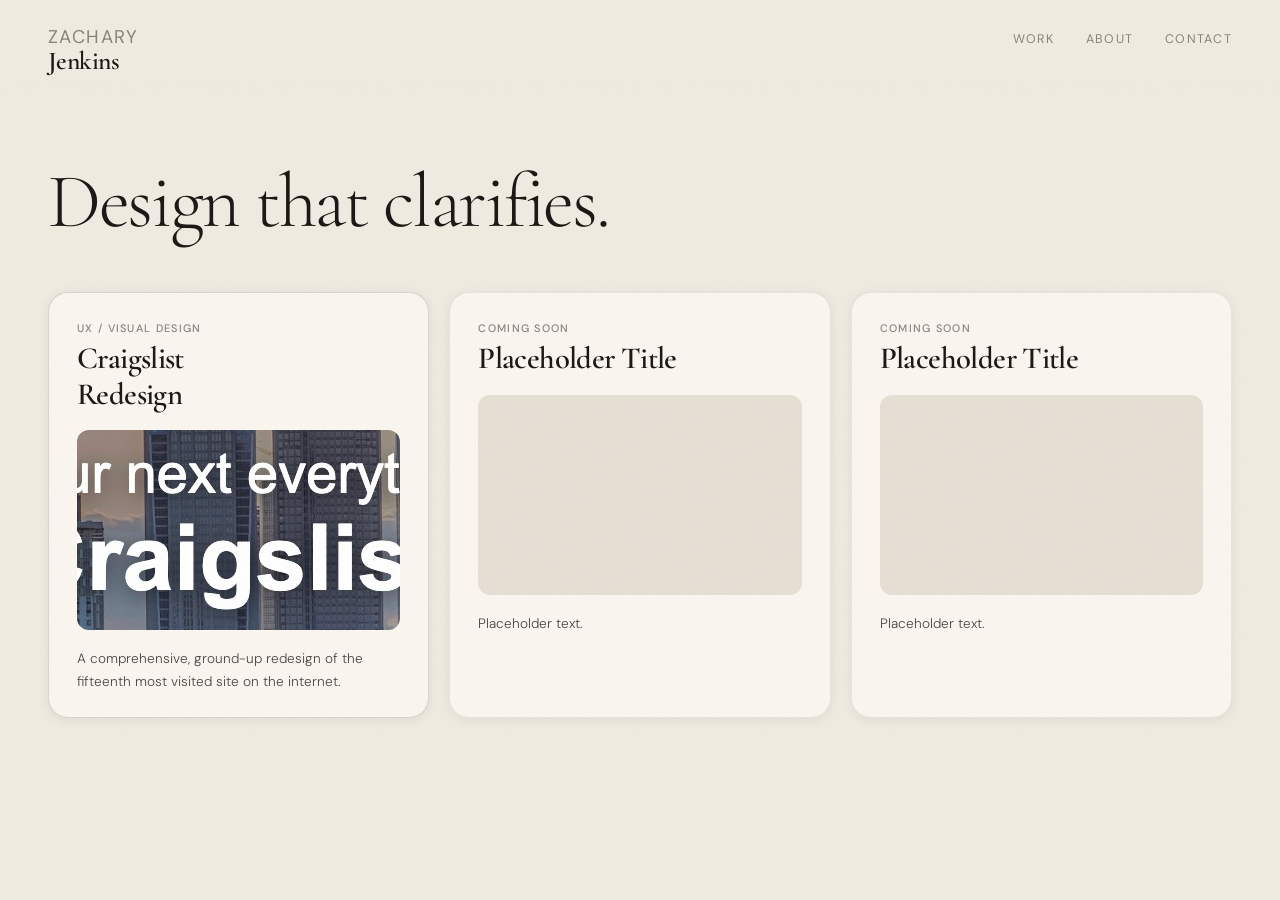
<file: index.html>
<!DOCTYPE html>
<html lang="en">
<head>
  <meta charset="UTF-8" />
  <meta name="viewport" content="width=device-width, initial-scale=1.0" />
  <title>Zachary Jenkins — Portfolio</title>
  <link rel="stylesheet" href="styles.css" />
  <link rel="preconnect" href="https://fonts.googleapis.com" />
  <link rel="preconnect" href="https://fonts.gstatic.com" crossorigin />
  <link href="https://fonts.googleapis.com/css2?family=Cormorant+Garamond:ital,wght@0,300;0,400;0,500;0,600;1,300;1,400;1,600&family=DM+Sans:opsz,wght@9..40,300;9..40,400;9..500&display=swap" rel="stylesheet" />
</head>
<body>

  <!-- Background grain overlay -->
  <div class="grain"></div>

  <!-- Header -->
  <header class="header">
    <div class="header-name">
 
      <span class="name-first">Zachary</span>
      <span class="name-last">Jenkins</span>

    </div>
    <nav class="header-nav">
      <a href="#">Work</a>
      <a href="404.html">About</a>
      <a href="404.html">Contact</a>
    </nav>
  </header>

  <!-- Hero tagline -->
  <section class="hero">
    <p class="hero-tagline">Design that clarifies.</p>
  </section>

  <!-- Cards -->
  <main class="cards-container">

    <article class="card card--featured" data-index="0"
      data-title="Craigslist Redesign"
      data-tag="UX / Visual Design"
      data-preview="Ground-up redesign of Craigslist."
      data-description="A comprehensive, ground-up redesign of the fifteenth most visited site on the internet. Conducted over fourteen weeks. See the journey week by week, tweak by tweak."
      data-link="project-craigslist.html"
      data-image="images/hero.jpg">
      <div class="card-inner">
        <div class="card-header">
          <span class="card-tag">UX / Visual Design</span>
          <h2 class="card-title">Craigslist<br>Redesign</h2>
        </div>
        <div class="card-preview-image">
          <img src="images/small.jpg">
        </div>
        <p class="card-preview-text">A comprehensive, ground-up redesign of the fifteenth most visited site on the internet.</p>
      </div>
    </article>

    <article class="card" data-index="1"
      data-title="Placeholder"
      data-tag="Coming Soon"
      data-preview="Placeholder Title"
      data-description="Placeholder text."
      data-link="404.html">
      <div class="card-inner">
        <div class="card-header">
          <span class="card-tag">Coming Soon</span>
          <h2 class="card-title">Placeholder Title</h2>
        </div>
        <div class="card-preview-image">
          <div class="placeholder-graphic pg-1">
          </div>
        </div>
        <p class="card-preview-text">Placeholder text.</p>
      </div>
    </article>

    <article class="card" data-index="2"
      data-title="Placeholder"
      data-tag="Coming Soon"
      data-preview="Placeholder Title"
      data-description="Placeholder text."
      data-link="404.html">
      <div class="card-inner">
        <div class="card-header">
          <span class="card-tag">Coming Soon</span>
          <h2 class="card-title">Placeholder Title</h2>
        </div>
        <div class="card-preview-image">
          <div class="placeholder-graphic pg-3">
          </div>
        </div>
        <p class="card-preview-text">Placeholder text.</p>
      </div>
    </article>

  <!-- Expanded Card Overlay -->
  <div class="overlay" id="overlay" aria-hidden="true">
    <div class="overlay-card" id="overlayCard">
      <button class="overlay-close" id="overlayClose" aria-label="Close">
        <svg width="18" height="18" viewBox="0 0 18 18" fill="none">
          <line x1="1" y1="1" x2="17" y2="17" stroke="currentColor" stroke-width="1.5" stroke-linecap="round"/>
          <line x1="17" y1="1" x2="1" y2="17" stroke="currentColor" stroke-width="1.5" stroke-linecap="round"/>
        </svg>
      </button>
      <div class="overlay-content">
        <span class="overlay-tag" id="overlayTag"></span>
        <h2 class="overlay-title" id="overlayTitle"></h2>
        <div class="overlay-image-area" id="overlayImage"></div>
        <p class="overlay-description" id="overlayDescription"></p>
        <a class="overlay-btn" id="overlayBtn" href="#">View Project →</a>
      </div>
    </div>
  </div>

  <script src="script.js"></script>
</body>
</html>
</file>
<file: styles.css>
/* ============================================================
   CSS VARIABLES & RESET
   ============================================================ */
:root {
  --cream:      #f0ebe1;
  --cream-card: #faf6ef;
  --cream-dark: #e6dfd4;
  --ink:        #1a1714;
  --ink-mid:    #4a4540;
  --ink-soft:   #8a837a;
  --accent:     #2a2520;
  --shadow-sm:  0 2px 12px rgba(30,20,10,0.07);
  --shadow-md:  0 8px 36px rgba(30,20,10,0.12);
  --shadow-lg:  0 24px 72px rgba(30,20,10,0.18);
  --radius:     20px;
  --font-serif: 'Cormorant Garamond', Georgia, serif;
  --font-sans:  'DM Sans', system-ui, sans-serif;
  --transition: 0.22s cubic-bezier(0.4, 0, 0.2, 1);
}

*, *::before, *::after { box-sizing: border-box; margin: 0; padding: 0; }

html { font-size: 16px; scroll-behavior: smooth; }

body {
  background-color: var(--cream);
  color: var(--ink);
  font-family: var(--font-sans);
  font-weight: 300;
  min-height: 100vh;
  overflow-x: hidden;
}

/* ============================================================
   GRAIN TEXTURE OVERLAY
   ============================================================ */
.grain {
  pointer-events: none;
  position: fixed;
  inset: -50%;
  width: 200%;
  height: 200%;
  opacity: 0.032;
  background-image: url("data:image/svg+xml,%3Csvg viewBox='0 0 256 256' xmlns='http://www.w3.org/2000/svg'%3E%3Cfilter id='noise'%3E%3CfeTurbulence type='fractalNoise' baseFrequency='0.9' numOctaves='4' stitchTiles='stitch'/%3E%3C/filter%3E%3Crect width='100%25' height='100%25' filter='url(%23noise)'/%3E%3C/svg%3E");
  background-repeat: repeat;
  background-size: 128px 128px;
  z-index: 1000;
  animation: grain-drift 8s steps(1) infinite;
}

@keyframes grain-drift {
  0%   { transform: translate(0,   0); }
  10%  { transform: translate(-2%, -3%); }
  20%  { transform: translate(3%,  2%); }
  30%  { transform: translate(-1%,  4%); }
  40%  { transform: translate(4%, -1%); }
  50%  { transform: translate(-3%,  3%); }
  60%  { transform: translate(2%, -4%); }
  70%  { transform: translate(-4%,  1%); }
  80%  { transform: translate(3%,  4%); }
  90%  { transform: translate(-2%, -2%); }
  100% { transform: translate(0,   0); }
}

/* ============================================================
   HEADER
   ============================================================ */
.header {
  position: fixed;
  top: 0;
  left: 0;
  right: 0;
  z-index: 100;
  display: flex;
  align-items: baseline;
  justify-content: space-between;
  padding: 28px 48px 20px;
  background: linear-gradient(to bottom, var(--cream) 60%, transparent);
}

.header-name {
  font-family: var(--font-serif);
  font-weight: 600;
  font-size: clamp(1.4rem, 2vw, 1.8rem);
  letter-spacing: -0.02em;
  line-height: 1;
  color: var(--ink);
}

.name-first {
  display: block;
  font-size: 0.72em;
  font-weight: 400;
  letter-spacing: 0.08em;
  text-transform: uppercase;
  font-family: var(--font-sans);
  color: var(--ink-soft);
  margin-bottom: 2px;
}

.header-nav {
  display: flex;
  gap: 32px;
}

.header-nav a {
  font-family: var(--font-sans);
  font-size: 0.78rem;
  font-weight: 400;
  letter-spacing: 0.1em;
  text-transform: uppercase;
  text-decoration: none;
  color: var(--ink-soft);
  transition: color var(--transition);
}

.header-nav a:hover { color: var(--ink); }

/* ============================================================
   HERO TAGLINE
   ============================================================ */
.hero {
  padding: 160px 48px 48px;
  max-width: 900px;
}

.hero-tagline {
  font-family: var(--font-serif);
  font-size: clamp(3rem, 6vw, 5.5rem);
  font-weight: 300;
  line-height: 1.1;
  letter-spacing: -0.03em;
  color: var(--ink);
}

.hero-tagline em {
  font-style: italic;
  font-weight: 300;
  color: var(--ink-mid);
}

/* ============================================================
   CARDS CONTAINER
   ============================================================ */
.cards-container {
  display: grid;
  grid-template-columns: repeat(3, 1fr);
  gap: 20px;
  padding: 0 48px 120px;
  max-width: 1400px;
  margin: 0 auto;
}

/* ============================================================
   CARDS
   ============================================================ */
.card {
  background: var(--cream-card);
  border: 1px solid rgba(30, 20, 10, 0.08);
  border-radius: var(--radius);
  box-shadow: var(--shadow-sm);
  cursor: pointer;
  overflow: hidden;
  position: relative;
  transform: translateY(70px);
  opacity: 0;
  transition:
    transform 0.32s cubic-bezier(0.34, 1.4, 0.64, 1),
    box-shadow var(--transition),
    opacity 0.2s ease;
}

.card.card--visible {
  transform: translateY(0);
  opacity: 1;
}

.card:hover {
  transform: translateY(-6px) scale(1.018);
  box-shadow: var(--shadow-md);
}

.card--featured {
  border-color: rgba(30, 20, 10, 0.14);
}

.card-inner {
  padding: 28px 28px 24px;
  display: flex;
  flex-direction: column;
  gap: 18px;
  height: 100%;
}

.card-header {
  display: flex;
  flex-direction: column;
  gap: 6px;
}

.card-tag {
  font-family: var(--font-sans);
  font-size: 0.68rem;
  font-weight: 500;
  letter-spacing: 0.12em;
  text-transform: uppercase;
  color: var(--ink-soft);
}

.card-title {
  font-family: var(--font-serif);
  font-size: clamp(1.6rem, 2.4vw, 2.1rem);
  font-weight: 600;
  line-height: 1.15;
  letter-spacing: -0.02em;
  color: var(--ink);
}

/* ============================================================
   CARD PREVIEW IMAGES (PLACEHOLDER GRAPHICS)
   ============================================================ */
.card-preview-image {
  background: var(--cream-dark);
  border-radius: 12px;
  height: 200px;
  display: flex;
  align-items: center;
  justify-content: center;
  overflow: hidden;
  flex-shrink: 0;
}

/* PG-1: Circle + lines */
.pg-1 {
  display: flex;
  flex-direction: column;
  align-items: center;
  gap: 12px;
}

.pg-1 .pg-circle {
  width: 56px;
  height: 56px;
  border: 2px solid rgba(30,20,10,0.18);
  border-radius: 50%;
}

.pg-1 .pg-line {
  width: 80px;
  height: 1.5px;
  background: rgba(30,20,10,0.15);
  border-radius: 2px;
}

.pg-1 .pg-line.short {
  width: 48px;
}

/* PG-2: Bar chart */
.pg-2 {
  display: flex;
  align-items: flex-end;
  gap: 8px;
  padding: 24px;
}

.pg-bar {
  width: 22px;
  background: rgba(30,20,10,0.14);
  border-radius: 4px 4px 0 0;
}
.pg-bar.tall   { height: 90px; }
.pg-bar.medium { height: 60px; }
.pg-bar.short  { height: 36px; }

/* PG-3: Big letter */
.pg-3 {
  user-select: none;
}

.pg-letter {
  font-family: var(--font-serif);
  font-size: 5rem;
  font-weight: 600;
  color: rgba(30,20,10,0.12);
  letter-spacing: -0.04em;
  line-height: 1;
}

/* ============================================================
   CARD PREVIEW TEXT
   ============================================================ */
.card-preview-text {
  font-family: var(--font-sans);
  font-size: 0.85rem;
  font-weight: 300;
  line-height: 1.65;
  color: var(--ink-mid);
}

/* ============================================================
   OVERLAY
   ============================================================ */
.overlay {
  position: fixed;
  inset: 0;
  z-index: 500;
  display: flex;
  align-items: center;
  justify-content: center;
  padding: 32px;
  background: rgba(240, 235, 225, 0.5);
  backdrop-filter: blur(12px);
  -webkit-backdrop-filter: blur(12px);
  opacity: 0;
  pointer-events: none;
  transition: opacity 0.28s ease;
}

.overlay.overlay--open {
  opacity: 1;
  pointer-events: all;
}

.overlay-card {
  position: relative;
  background: var(--cream-card);
  border: 1px solid rgba(30,20,10,0.1);
  border-radius: 24px;
  box-shadow: var(--shadow-lg);
  max-width: 560px;
  width: 100%;
  padding: 52px 48px 44px;
  transform: translateY(28px) scale(0.97);
  transition: transform 0.32s cubic-bezier(0.34, 1.3, 0.64, 1);
}

.overlay--open .overlay-card {
  transform: translateY(0) scale(1);
}

.overlay-close {
  position: absolute;
  top: 20px;
  right: 20px;
  width: 36px;
  height: 36px;
  border: 1px solid rgba(30,20,10,0.12);
  border-radius: 50%;
  background: transparent;
  display: flex;
  align-items: center;
  justify-content: center;
  cursor: pointer;
  color: var(--ink-soft);
  transition: background var(--transition), color var(--transition);
}

.overlay-close:hover {
  background: var(--cream-dark);
  color: var(--ink);
}

.overlay-content {
  display: flex;
  flex-direction: column;
  gap: 16px;
}

.overlay-tag {
  font-family: var(--font-sans);
  font-size: 0.68rem;
  font-weight: 500;
  letter-spacing: 0.12em;
  text-transform: uppercase;
  color: var(--ink-soft);
}

.overlay-title {
  font-family: var(--font-serif);
  font-size: clamp(2rem, 4vw, 3rem);
  font-weight: 600;
  line-height: 1.1;
  letter-spacing: -0.02em;
  color: var(--ink);
}

.overlay-image-area {
  background: var(--cream-dark);
  border-radius: 14px;
  height: 180px;
  display: flex;
  align-items: center;
  justify-content: center;
}

.overlay-description {
  font-family: var(--font-sans);
  font-size: 0.92rem;
  font-weight: 300;
  line-height: 1.75;
  color: var(--ink-mid);
}

.overlay-btn {
  display: inline-flex;
  align-items: center;
  gap: 6px;
  align-self: flex-start;
  margin-top: 8px;
  padding: 12px 28px;
  background: var(--ink);
  color: var(--cream);
  font-family: var(--font-sans);
  font-size: 0.8rem;
  font-weight: 400;
  letter-spacing: 0.06em;
  text-decoration: none;
  border-radius: 999px;
  transition: background var(--transition), transform var(--transition);
}

.overlay-btn:hover {
  background: var(--accent);
  transform: translateX(3px);
}

/* ============================================================
   RESPONSIVE
   ============================================================ */
@media (max-width: 900px) {
  .cards-container {
    grid-template-columns: 1fr;
    padding: 0 24px 80px;
  }

  .header {
    padding: 20px 24px 16px;
  }

  .hero {
    padding: 120px 24px 40px;
  }
}
</file>
